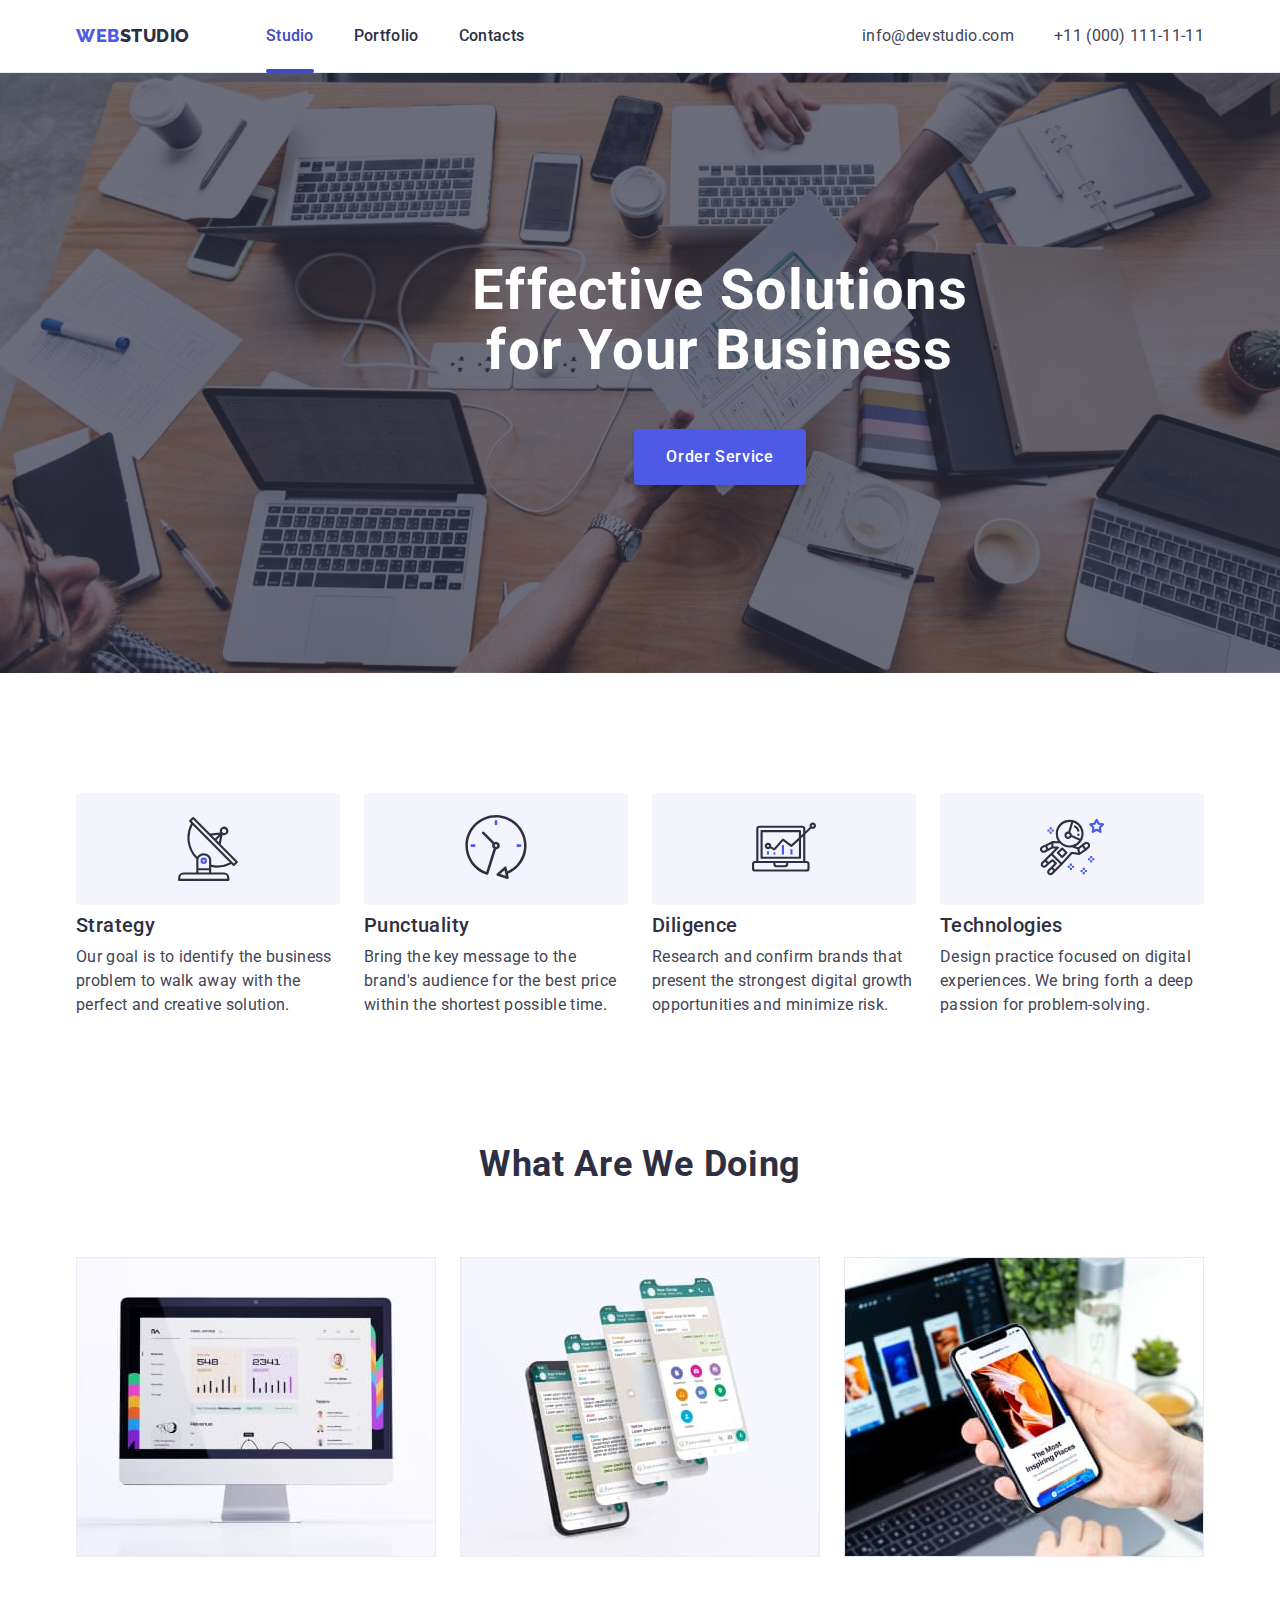
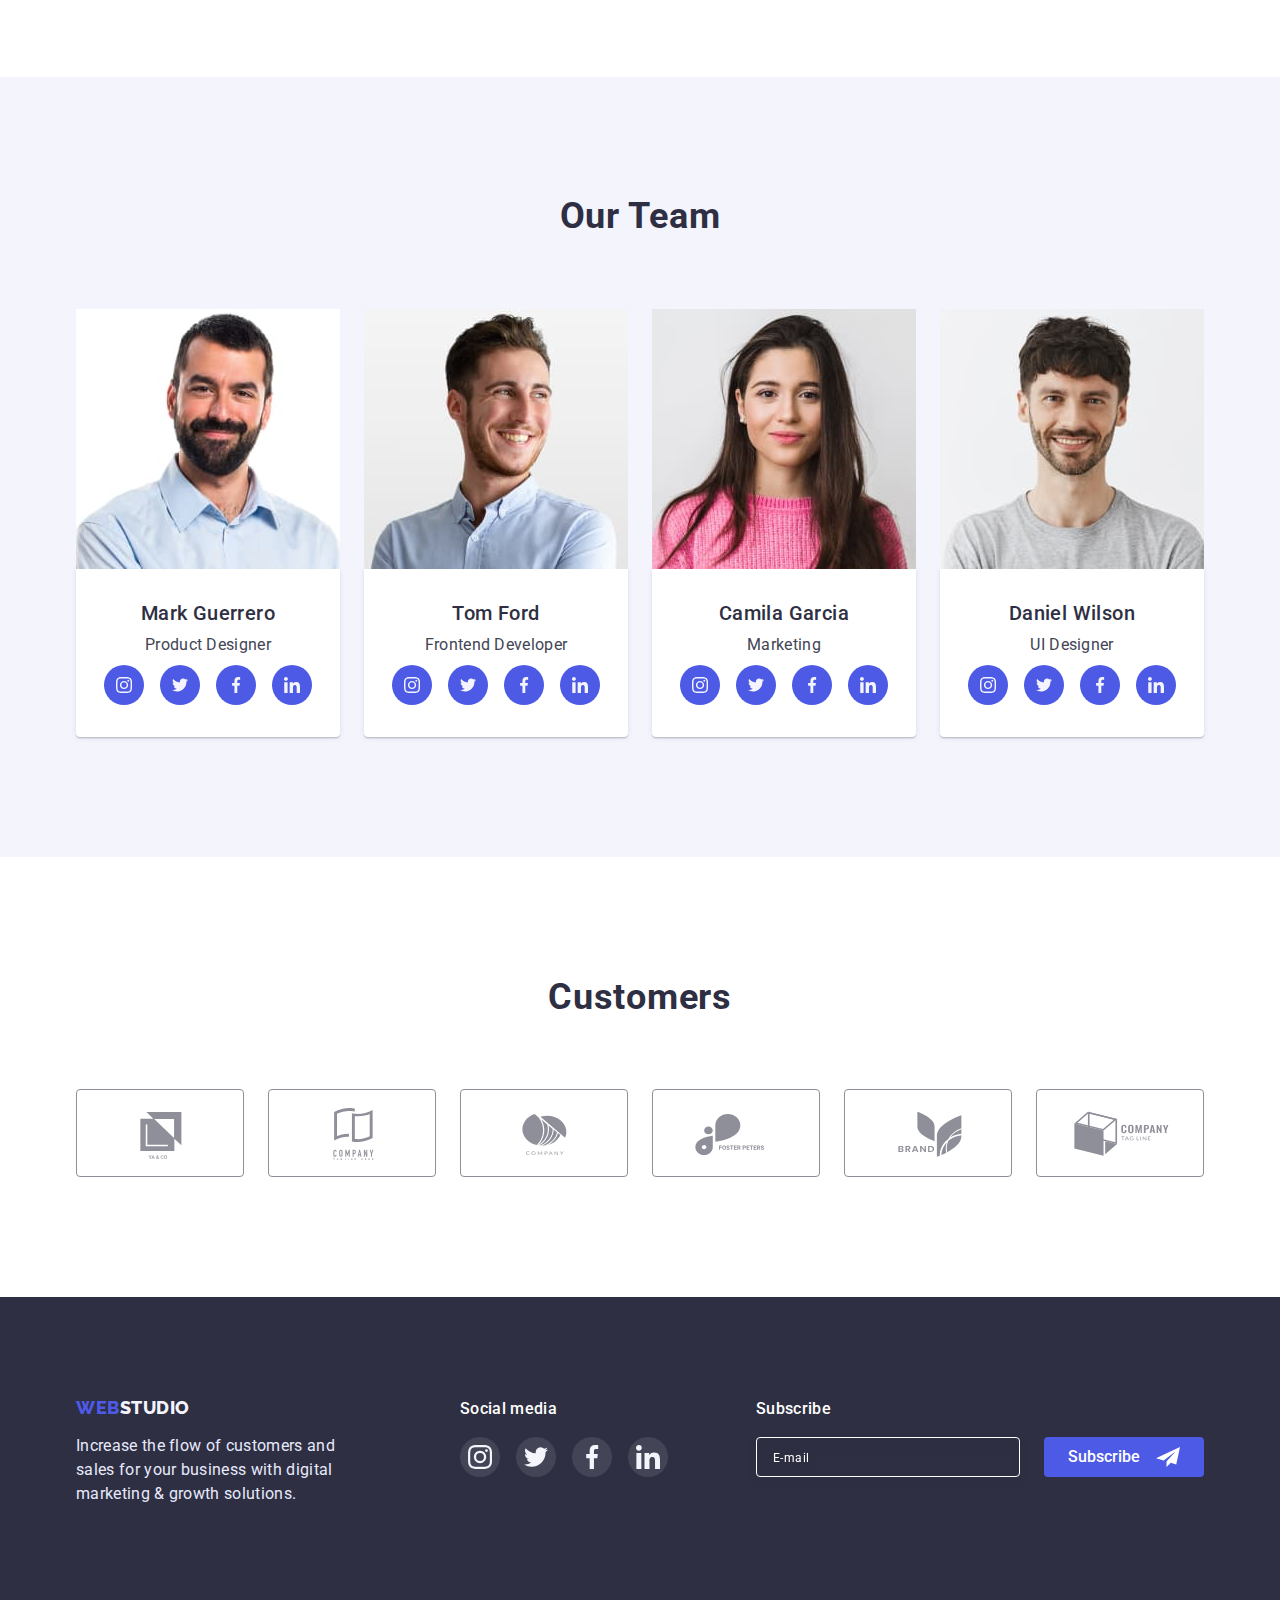
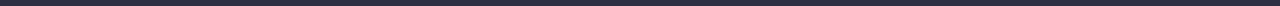
<file: index.html>
<!DOCTYPE html>
<html lang="en">
<head>
    <meta charset="UTF-8">
    <meta http-equiv="X-UA-Compatible" content="IE=edge">
    <meta name="viewport" content="width=device-width, initial-scale=1.0">
    <title>Document</title>
    <link rel="stylesheet" href="https://cdn.jsdelivr.net/npm/modern-normalize@1.1.0/modern-normalize.min.css">
    <link rel="preconnect" href="https://fonts.googleapis.com">
    <link rel="preconnect" href="https://fonts.gstatic.com" crossorigin>
    <link href="https://fonts.googleapis.com/css2?family=Raleway:wght@800&family=Roboto:wght@400;500;700;900&display=swap"
        rel="stylesheet">
    <link rel="stylesheet" href="./styles/styles.css" />
</head>
<body>
    <header class="page-header">
        <div class="container page-header-container">
        <nav class="navigation">
     <a class="logo link" href="./index.html">Web<span class="logo-web">Studio</span></a>
     <ul class="menu list">
        <li class="menu-item">
            <a class="current menu-link link" href="./index.html">Studio</a>
         </li>
         <li class="menu-item">
            <a class="menu-link link" href="./portfolio.html">Portfolio</a>
         </li>
         <li class="menu-item">
            <a class="menu-link link" href="">Contacts</a>
         </li>
     </ul>
        </nav>
        <address class="contact-details">
            <ul class="list contakt-container">
                <li><a class="address link" href="mailto:info@devstudio.com">info@devstudio.com</a></li>
                <li><a class="address link" href="tel:+110001111111">+11 (000) 111-11-11</a></li>
            </ul>
        </address>
        </div>
    </header>
    <main>
        <section class="hero">
            <div class="container">
            <h1 class="page-title">Effective Solutions
            for Your Business</h1>
            <button type="button" class="modal-btn" data-modal-open>Order Service</button>
        </div>
        </section>
        <section class="section-two">
            <div class="container">
            <h2 hidden class="features">features</h2>
            <ul class="features-top-list list">
                <li class="features-list">
                    <div class="features-container">
                            <svg width="64" height="64" class="features-top-icon">
                                <use href="./images/icon1.svg#icon-antenna"></use>
                            </svg>
                    </div>
                    <h3 class="functional">Strategy</h3>
                    <p class="functional-description">Our goal is to identify the business
                    problem to walk away with the perfect and creative solution.</p>
                    
                </li>
                <li class="features-list">
                    <div class="features-container">
                        <a class="features-icon list" href="">
                            <svg width="64" height="64" class="features-top-icon">
                                <use href="./images/icon1.svg#icon-clock"></use>
                            </svg>
                        </a>
                    </div>
                    <h3 class="functional">Punctuality</h3>
                    <p class="functional-description">Bring the key message to the brand's audience for the best price within the shortest possible time.</p>
                </li>
                <li class="features-list">
                    <div class="features-container">
                        <a class="features-icon list" href="">
                            <svg width="64" height="64" class="features-top-icon">
                                <use href="./images/icon1.svg#icon-diagram"></use>
                            </svg>
                        </a>
                    </div>
                    <h3 class="functional">Diligence</h3>
                    <p class="functional-description">Research and confirm brands that present the strongest digital growth opportunities and minimize risk.</p>
                </li>
                <li class="features-list">
                    <div class="features-container">
                        <a class="features-icon list" href="">
                            <svg width="64" height="64" class="features-top-icon">
                                <use href="./images/icon1.svg#icon-astronaut"></use>
                            </svg>
                        </a>
                    </div>
                    <h3 class="functional">Technologies</h3>
                    <p class="functional-description">Design practice focused on digital experiences. We bring forth a deep passion for problem-solving.</p>
                </li>
            </ul>
        </div>
        </section>
        <section class="section-three">
            <div class="container">
            <h2 class="our-work">What are we doing</h2>
            <ul class="list our-work-container">
                <li class="imeges-list">
                    <img src="./images/rectangle1.jpg" alt="computer image" width="360" height="300" />
                </li>
                <li class="imeges-list">
                    <img src="./images/rectangle2.jpg" alt="mobile app" width="360" height="300" />
                </li>
                <li class="imeges-list">
                    <img src="./images/rectangle3.jpg" alt="mobile version" width="360" height="300" />
                </li>
            </ul>
            </div>
        </section>
        <section class="team-images">
            <div class="container team-container">
            <h2 class="team">Our Team</h2>
            <ul class="team-list-top list">
                <li class="team-list">
                    <img src="./images/markguerrero.jpg" alt="Mark Guerrero" width="264" height="260">
                    <div class="team-top-container">
                        <h3 class="specialists">Mark Guerrero</h3>
                        <p class="job-title">Product Designer</p>
                        <ul class="team-soc-list list">
                            <li class="team-soc-item">
                                <a class="team-soc-link list" href="">
                                    <svg width="16" height="16" class="team-soc-icon">
                                        <use href="./images/icons.svg#icon-instagram"></use>
                                    </svg>
                                </a>
                            </li>
                            <li class="team-soc-item">
                                <a class="team-soc-link list" href="">
                                    <svg width="16" height="16" class="team-soc-icon">
                                        <use href="./images/icons.svg#icon-twitter"></use>
                                    </svg>
                                </a>
                            </li>
                            <li class="team-soc-item">
                                <a class="team-soc-link list" href="">
                                    <svg width="16" height="16" class="team-soc-icon">
                                        <use href="./images/icons.svg#icon-facebook"></use>
                                    </svg>
                                </a>
                            </li>
                            <li class="team-soc-item">
                                <a class="team-soc-link list" href="">
                                    <svg width="16" height="16" class="team-soc-icon">
                                        <use href="./images/icons.svg#icon-linkedin"></use>
                                    </svg>
                                </a>
                            </li>
                        </ul>
                    </div>
                </li>
                <li class="team-list">
                    <img src="./images/tomford.jpg" alt="Tom Ford" width="264" height="260">
                    <div class="team-top-container">
                        <h3 class="specialists">Tom Ford</h3>
                        <p class="job-title">Frontend Developer</p>
                        <ul class="team-soc-list list">
                            <li class="team-soc-item">
                                <a class="team-soc-link list" href="">
                                    <svg width="16" height="16" class="team-soc-icon">
                                        <use href="./images/icons.svg#icon-instagram"></use>
                                    </svg>
                                </a>
                            </li>
                            <li class="team-soc-item">
                                <a class="team-soc-link list" href="">
                                    <svg width="16" height="16" class="team-soc-icon">
                                        <use href="./images/icons.svg#icon-twitter"></use>
                                    </svg>
                                </a>
                            </li>
                            <li class="team-soc-item">
                                <a class="team-soc-link list" href="">
                                    <svg width="16" height="16" class="team-soc-icon">
                                        <use href="./images/icons.svg#icon-facebook"></use>
                                    </svg>
                                </a>
                            </li>
                            <li class="team-soc-item">
                                <a class="team-soc-link list" href="">
                                    <svg width="16" height="16" class="team-soc-icon">
                                        <use href="./images/icons.svg#icon-linkedin"></use>
                                    </svg>
                                </a>
                            </li>
                        </ul>
                    </div>
                </li>
                <li class="team-list">
                    <img src="./images/camilagarcia.jpg" alt="Camila Garcia" width="264" height="260">
                    <div class="team-top-container">
                        <h3 class="specialists">Camila Garcia</h3>
                        <p class="job-title">Marketing</p>
                        <ul class="team-soc-list list">
                            <li class="team-soc-item">
                                <a class="team-soc-link list" href="">
                                    <svg width="16" height="16" class="team-soc-icon">
                                        <use href="./images/icons.svg#icon-instagram"></use>
                                    </svg>
                                </a>
                            </li>
                            <li class="team-soc-item">
                                <a class="team-soc-link list" href="">
                                    <svg width="16" height="16" class="team-soc-icon">
                                        <use href="./images/icons.svg#icon-twitter"></use>
                                    </svg>
                                </a>
                            </li>
                            <li class="team-soc-item">
                                <a class="team-soc-link list" href="">
                                    <svg width="16" height="16" class="team-soc-icon">
                                        <use href="./images/icons.svg#icon-facebook"></use>
                                    </svg>
                                </a>
                            </li>
                            <li class="team-soc-item">
                                <a class="team-soc-link list" href="">
                                    <svg width="16" height="16" class="team-soc-icon">
                                        <use href="./images/icons.svg#icon-linkedin"></use>
                                    </svg>
                                </a>
                            </li>
                        </ul>
                    </div>
                </li>
                <li class="team-list">
                    <img src="./images/danielwilson.jpg" alt="Daniel Wilson" width="264" height="260">
                    <div class="team-top-container">
                        <h3 class="specialists">Daniel Wilson</h3>
                        <p class="job-title">UI Designer</p>
                        <ul class="team-soc-list list">
                            <li class="team-soc-item">
                                <a class="team-soc-link list" href="">
                                    <svg width="16" height="16" class="team-soc-icon">
                                        <use href="./images/icons.svg#icon-instagram"></use>
                                    </svg>
                                </a>
                            </li>
                            <li class="team-soc-item">
                                <a class="team-soc-link list" href="">
                                    <svg width="16" height="16" class="team-soc-icon">
                                        <use href="./images/icons.svg#icon-twitter"></use>
                                    </svg>
                                </a>
                            </li>
                            <li class="team-soc-item">
                                <a class="team-soc-link list" href="">
                                    <svg width="16" height="16" class="team-soc-icon">
                                        <use href="./images/icons.svg#icon-facebook"></use>
                                    </svg>
                                </a>
                            </li>
                            <li class="team-soc-item">
                                <a class="team-soc-link list" href="">
                                    <svg width="16" height="16" class="team-soc-icon">
                                        <use href="./images/icons.svg#icon-linkedin"></use>
                                    </svg>
                                </a>
                            </li>
                        </ul>
                   </div>
                </li>
            </ul>
            </div>
        </section>
        <section class="customers-icon">
            <div class="customers-top-icon container">
                <h2 class="customers">Customers</h2>
                <ul class="customers-list list">
                    <li class="item-icon">
                        <a class="icon-link list" href="">
                            <svg width="41" height="47" class="icon-top-list">
                                <use href="./images/symbol-defs (1).svg#icon-logo"></use>
                            </svg>
                        </a>
                    </li>
                    <li class="item-icon">
                        <a class="icon-link list" href="">
                            <svg width="41" height="47" class="icon-top-list">
                                <use href="./images/symbol-defs (1).svg#icon-logoone"></use>
                            </svg>
                        </a></li>
                    <li class="item-icon">
                        <a class="icon-link list" href="">
                            <svg width="41" height="47" class="icon-top-list">
                                <use href="./images/symbol-defs (1).svg#icon-logotwo"></use>
                            </svg>
                        </a></li>
                    <li class="item-icon">
                        <a class="icon-link list" href="">
                            <svg width="41" height="47" class="icon-top-list">
                                <use href="./images/symbol-defs (1).svg#icon-logothree"></use>
                            </svg>
                        </a></li>
                    <li class="item-icon">
                        <a class="icon-link list" href="">
                            <svg width="41" height="47" class="icon-top-list">
                                <use href="./images/symbol-defs (1).svg#icon-logofour"></use>
                            </svg>
                        </a></li>
                    <li class="item-icon">
                        <a class="icon-link list" href="">
                            <svg width="41" height="47" class="icon-top-list">
                                <use href="./images/symbol-defs (1).svg#icon-logofive"></use>
                            </svg>
                        </a></li>
                </ul>

            </div>

        </section>
    </main>
    <footer class="footer-section">
        <div class="container footer-container-top">
        <div class="footer-container">
        <a class="logo-footer link" href="./index.html">Web<span class="logo-web-footer">Studio</span></a>
        <p class="footer-text">Increase the flow of customers and sales for your business with digital marketing & growth solutions.</p>
        </div>
        <div class="footer-container-two">
            <p class="social">Social media</p>
            <ul class="team-soc-list list">
                <li class="team-soc-item">
                    <a class="team-icon list" href="">
                        <svg width="24" height="24" class="team-soc-icon">
                            <use href="./images/icons.svg#icon-instagram"></use>
                        </svg>
                    </a>
                </li>
                <li class="team-soc-item">
                    <a class="team-icon list" href="">
                        <svg width="24" height="24" class="team-soc-icon">
                            <use href="./images/icons.svg#icon-twitter"></use>
                        </svg>
                    </a>
                </li>
                <li class="team-soc-item">
                    <a class="team-icon list" href="">
                        <svg width="24" height="24" class="team-soc-icon">
                            <use href="./images/icons.svg#icon-facebook"></use>
                        </svg>
                    </a>
                </li>
                <li class="team-soc-item">
                    <a class="team-icon list" href="">
                        <svg width="24" height="24" class="team-soc-icon">
                            <use href="./images/icons.svg#icon-linkedin"></use>
                        </svg>
                    </a>
                </li>
            </ul>
        </div>
        <div class="footer-form">
            <p class="form-name">Subscribe</p>
            <form class="top-form">
            <label class="email-form">
            <input class="email-inp" type="email" name="email" required placeholder="E-mail">
            </label>
            <button type="submit" class="form-button">Subscribe
                <svg class="form-icon" width="24" height="20">
                    <use href="./images/icons.svg2.svg#icon-frame"></use>
                </svg>
            </button>
            
            </form>
        </div>
    </div>
    </footer>

    <div class="backdrop is-hidden" data-modal>
        <div class="modal">
            <button type="button" class="modal-close-btn" data-modal-close>
                <svg class="btn-close" width="8" height="8">
                    <use href="./images/close.svg#icon-close-btn"></use>
                </svg>
            </button>
            <p class="backdrop-text">Leave your contacts and we will call you back</p>
            <form class="backdrop-form">
                <label class="top-modal-label" >
                   <span class="modal-label">Name</span> 
                   <span class="input-wrap">
                <input type="text" class="modal-input" name="user-name" />
                <svg class="input-icon" width="18" height="24">
                    <use href="./images/icons.svg2.svg#icon-personblack"></use>
                </svg>
                  </span>
                </label>
                <label class="top-modal-label" >
                   <span class="modal-label">Phone</span> 
                <span class="input-wrap">
                    <input type="tel" class="modal-input" name="user-phone" />
                    <svg class="input-icon" width="18" height="24">
                        <use href="./images/icons.svg2.svg#icon-phoneblack"></use>
                    </svg>
                </span>
                </label>
                <label class="top-modal-label" >
                  <span class="modal-label">Email</span> 
                  <span class="input-wrap" >
                <input type="email" class="modal-input" name="user-email" />
                <svg class="input-icon" width="18" height="24">
                    <use href="./images/icons.svg2.svg#icon-emailblack"></use>
                </svg>
                </span>
                </label>
                <label for="user-comments" >
                  <span class="modal-label">Comment</span>  
                    <textarea name="user-comments"
                     id="user-comments" 
                     class="modal-textarea" 
                     placeholder="Your comment" ></textarea>
                </label>
                <div class="modal-field">
                    <input
                     type="checkbox" 
                     id="privacy"
                     name="checkbox-text" 
                     class="modal-check visually-hidden" 
                     value="true" 
                     />
                    <label class="checkbox-text" for="privacy">
                    I accept the terms and conditions of the <a href="">Privacy Policy</a> 
                </label>
                </div>
                <button type="submit" class="submit-button">Send</button>

            </form>
        </div>
    </div>
    
    <script src="./js/modal.js"></script>
</body>
</html>
</file>
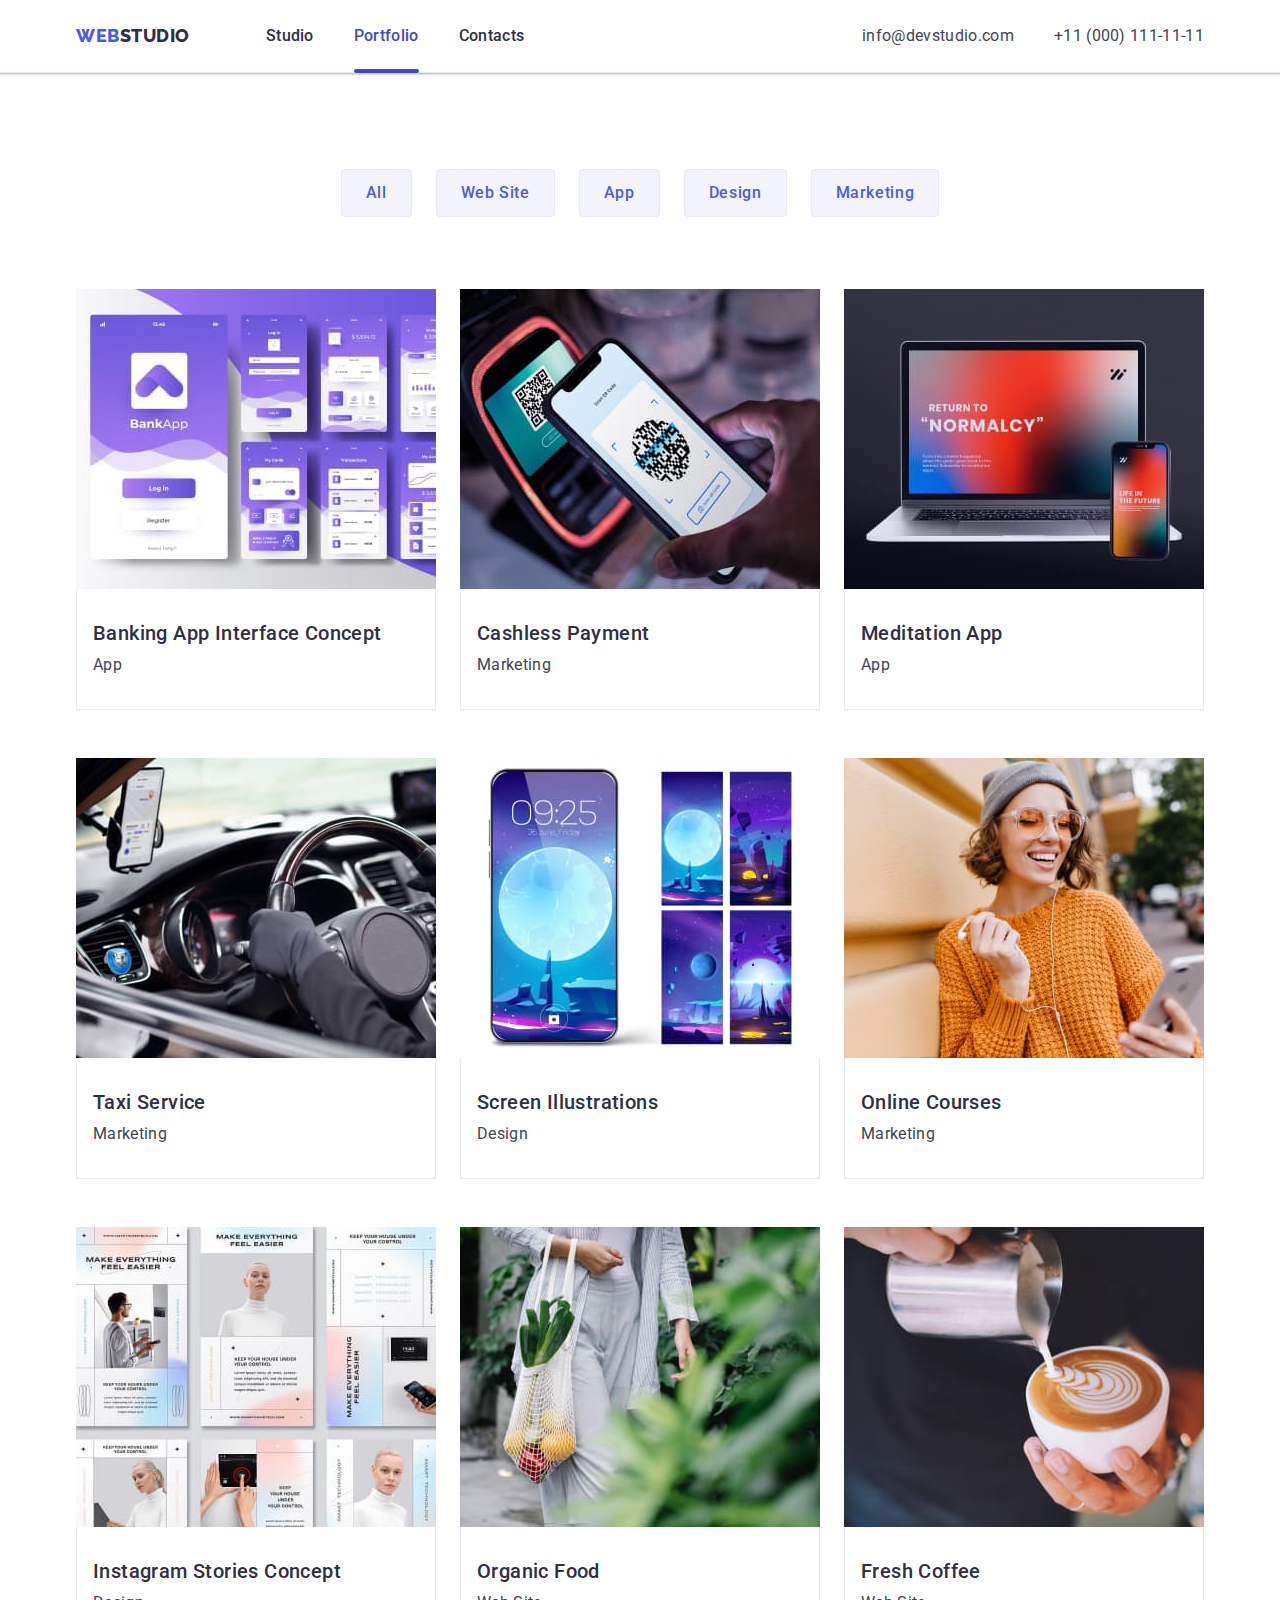
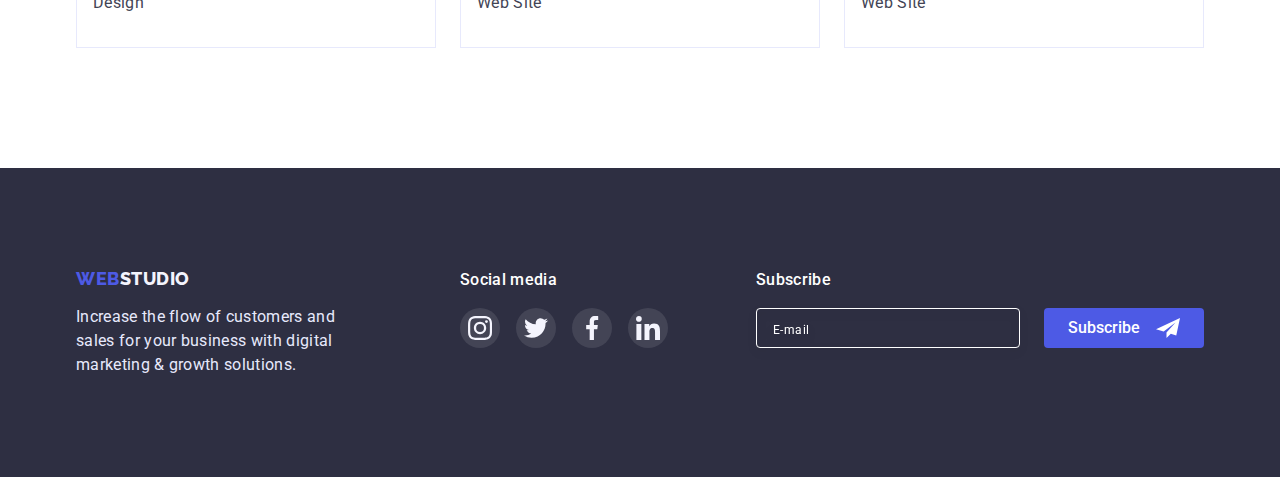
<file: portfolio.html>
<!DOCTYPE html>
<html lang="en">
<head>
    <meta charset="UTF-8">
    <meta http-equiv="X-UA-Compatible" content="IE=edge">
    <meta name="viewport" content="width=device-width, initial-scale=1.0">
    <title>Portfolio</title>
    <link rel="stylesheet" href="https://cdn.jsdelivr.net/npm/modern-normalize@1.1.0/modern-normalize.min.css">
    <link rel="preconnect" href="https://fonts.googleapis.com">
    <link rel="preconnect" href="https://fonts.gstatic.com" crossorigin>
    <link href="https://fonts.googleapis.com/css2?family=Raleway:wght@800&family=Roboto:wght@400;500;700;900&display=swap"
        rel="stylesheet">
    <link rel="stylesheet" href="./styles/styles.css" />
</head>
<body>
    <header class="page-header">
        <div class="container page-header-container">
        <nav class="navigation">
            <a class="logo link" href="./index.html">Web<span class="logo-web">Studio</span></a>
            <ul class="menu list">
                <li class="menu-item">
                    <a class="menu-link link" href="">Studio</a>
                </li>
                <li class="menu-item">
                    <a class="current menu-link link" href="">Portfolio</a>
                </li>
                <li class="menu-item">
                    <a class="menu-link link" href="">Contacts</a>
                </li>
            </ul>
        </nav>
        <address class="contact-details">
            <ul class="list contakt-container">
                <li><a class="address link" href="mailto:info@devstudio.com">info@devstudio.com</a></li>
                <li><a class="address link" href="tel:+110001111111">+11 (000) 111-11-11</a></li>
            </ul>
        </address>
       </div>
    </header>
    <main>
        <section class="all-container">
            <div class="container">
                <h1 hidden>all category</h1>
                <ul class="list list-container">
                    <li><button type="button" class="modals-btn">All</button></li>
                    <li><button type="button" class="modals-btn">Web Site</button></li>
                    <li><button type="button" class="modals-btn">App</button></li>
                    <li><button type="button" class="modals-btn">Design</button></li>
                    <li><button type="button" class="modals-btn">Marketing</button></li>
                </ul>
            </div>

            <div class="container">
            <ul class="list card-set">
                    <li class="item">
                        <a href="" class="card-item link">
                            <div class="card-item-img-wrapper">
                            <img src="./images/banking.jpg" alt="Banking" width="360" height="300">
                            <p class="overlay">14 Stylish and User-Friendly App Design Concepts · Task Manager App · Calorie Tracker App · Exotic Fruit Ecommerce App · Cloud Storage App</p>
                            </div>
                            <div class="text-container">
                                <h2 class="functional-top-list">Banking App Interface Concept</h2>
                                <p class="functional-text">App</p>
                            </div>     
                        </a>
                    </li>
                    <li class="item">
                        <a href="" class="card-item link">
                            <div class="card-item-img-wrapper">
                            <img src="./images/cashlesspayment.jpg" alt="Cashless Payment" width="360" height="300">
                            <p class="overlay">14 Stylish and User-Friendly App Design Concepts · Task Manager App · Calorie Tracker App · Exotic Fruit Ecommerce App · Cloud Storage App</p>
                            </div>
                            <div class="text-container">
                                <h2 class="functional-top-list">Cashless Payment</h2>
                                <p class="functional-text">Marketing</p>
                            </div>     
                        </a>
                    </li>
                    <li class="item">
                        <a href="" class="card-item link">
                            <div class="card-item-img-wrapper">
                            <img src="./images/meditaionapp.jpg" alt="Meditaion" width="360" height="300">
                            <p class="overlay">14 Stylish and User-Friendly App Design Concepts · Task Manager App · Calorie Tracker App · Exotic Fruit Ecommerce App · Cloud Storage App</p>
                            </div>
                            <div class="text-container">
                                <h2 class="functional-top-list">Meditation App</h2>
                                <p class="functional-text">App</p>
                            </div>    
                        </a>
                    </li>
                    <li class="item">
                        <a href="" class="card-item link">
                            <div class="card-item-img-wrapper">
                            <img src="./images/taxitervice.jpg" alt="Taxi" width="360" height="300">
                            <p class="overlay">14 Stylish and User-Friendly App Design Concepts · Task Manager App · Calorie Tracker App · Exotic Fruit Ecommerce App · Cloud Storage App</p>
                            </div>
                            <div class="text-container">
                                <h2 class="functional-top-list">Taxi Service</h2>
                                <p class="functional-text">Marketing</p>
                            </div>       
                        </a>
                    </li>
                    <li class="item">
                        <a href="" class="card-item link">
                            <div class="card-item-img-wrapper">
                            <img src="./images/screenillustrations.jpg" alt="Illustrations" width="360" height="300">
                            <p class="overlay">14 Stylish and User-Friendly App Design Concepts · Task Manager App · Calorie Tracker App · Exotic Fruit Ecommerce App · Cloud Storage App</p>
                            </div>
                            <div class="text-container">
                                <h2 class="functional-top-list">Screen Illustrations</h2>
                                <p class="functional-text">Design</p>
                            </div> 
                        </a>
                    </li>
                    <li class="item">
                        <a href="" class="card-item link">
                            <div class="card-item-img-wrapper">
                            <img src="./images/onlinecourses.jpg" alt="Online" width="360" height="300">
                            <p class="overlay">14 Stylish and User-Friendly App Design Concepts · Task Manager App · Calorie Tracker App · Exotic Fruit Ecommerce App · Cloud Storage App</p>
                            </div>
                            <div class="text-container">
                                <h2 class="functional-top-list">Online Courses</h2>
                                <p class="functional-text">Marketing</p>
                            </div>     
                        </a>
                    </li>
                    <li class="item">
                        <a href="" class="card-item link">
                            <div class="card-item-img-wrapper">
                            <img src="./images/instagram.jpg" alt="Instagram" width="360" height="300">
                            <p class="overlay">14 Stylish and User-Friendly App Design Concepts · Task Manager App · Calorie Tracker App · Exotic Fruit Ecommerce App · Cloud Storage App</p>
                            </div>
                            <div class="text-container">
                                <h2 class="functional-top-list">Instagram Stories Concept</h2>
                                <p class="functional-text">Design</p>
                            </div>    
                        </a>
                    </li>
                    <li class="item">
                        <a href="" class="card-item link">
                            <div class="card-item-img-wrapper">
                            <img src="./images/organic.jpg" alt="Food" width="360" height="300">
                            <p class="overlay">14 Stylish and User-Friendly App Design Concepts · Task Manager App · Calorie Tracker App · Exotic Fruit Ecommerce App · Cloud Storage App</p>
                            </div>
                            <div class="text-container">
                                <h2 class="functional-top-list">Organic Food</h2>
                                <p class="functional-text">Web Site</p>
                            </div>     
                        </a>
                    </li>
                    <li class="item">
                        <a href="" class="card-item link">
                            <div class="card-item-img-wrapper">
                            <img src="./images/fresh.jpg" alt="Coffee" width="360" height="300">
                            <p class="overlay">14 Stylish and User-Friendly App Design Concepts · Task Manager App · Calorie Tracker App · Exotic Fruit Ecommerce App · Cloud Storage App</p>
                            </div>
                            <div class="text-container">
                                <h2 class="functional-top-list">Fresh Coffee</h2>
                                <p class="functional-text">Web Site</p>
                            </div>     
                        </a>
                    </li>
                    </ul>
               </div>
                
        </section>
    </main>
    <footer class="footer-section">
        <div class="container footer-container-top">
            <div class="footer-container">
                <a class="logo-footer link" href="./index.html">Web<span class="logo-web-footer">Studio</span></a>
                <p class="footer-text">Increase the flow of customers and sales for your business with digital marketing &
                    growth solutions.</p>
            </div>
            <div class="footer-container-two">
                <h2 class="social">Social media</h2>
                <ul class="team-soc-list list">
                    <li class="team-soc-item">
                        <a class="team-icon list" href="">
                            <svg width="24" height="24" class="team-soc-icon">
                                <use href="./images/icons.svg#icon-instagram"></use>
                            </svg>
                        </a>
                    </li>
                    <li class="team-soc-item">
                        <a class="team-icon list" href="">
                            <svg width="24" height="24" class="team-soc-icon">
                                <use href="./images/icons.svg#icon-twitter"></use>
                            </svg>
                        </a>
                    </li>
                    <li class="team-soc-item">
                        <a class="team-icon list" href="">
                            <svg width="24" height="24" class="team-soc-icon">
                                <use href="./images/icons.svg#icon-facebook"></use>
                            </svg>
                        </a>
                    </li>
                    <li class="team-soc-item">
                        <a class="team-icon list" href="">
                            <svg width="24" height="24" class="team-soc-icon">
                                <use href="./images/icons.svg#icon-linkedin"></use>
                            </svg>
                        </a>
                    </li>
                </ul>
            </div>
            <div class="footer-form">
                <p class="form-name">Subscribe</p>
                <form class="top-form">
                    <label class="email-form">
                        <input class="email-inp" type="email" name="email" required placeholder="E-mail">
                    </label>
                    <button type="submit" class="form-button">Subscribe
                        <svg class="form-icon" width="24" height="20">
                            <use href="./images/icons.svg2.svg#icon-frame"></use>
                        </svg>
                    </button>
            
                </form>
            </div>
        </div>
    </footer>

    
</body>
</html>
</file>
<file: styles/styles.css>
:root {
    --accent-color: #404BBF;
    --primary-font: 'Roboto',   sans-serif;
    --secondary-font: 'Raleway', sans-serif;
}

.list {
    list-style: none;
}
.link {
    text-decoration: none;
}
body {
    font-family: 'Roboto',  sans-serif;
    color: #434455;
}

h1,
h2,
h3,
h4,
p {
        margin: 0;
}
ul {
        margin: 0;
        padding: 0;
}
.logo-web {
    color: #2E2F42;
}
.logo-web-footer {
        color: #f4f4fd;
}
.page-header {
        padding-top: 24px;
        padding-bottom: 24px;
}
.logo {
        font-family: inherit;
        font-style: normal;
        font-weight: 800;
        font-size: 18px;
        line-height: 1.17;
        letter-spacing: 0.03em;
        text-transform: uppercase;
        color: #4D5AE5;
        font-family: "Raleway", sans-serif;
        margin-right: 76px;
}
.logo-footer {
        font-family: inherit;
        font-style: normal;
        font-weight: 800;
        font-size: 18px;
        line-height: 1.17;
        letter-spacing: 0.03em;
        text-transform: uppercase;
        color: #4D5AE5;
        font-family: "Raleway", sans-serif;
        margin-right: 76px;
}

.menu-link {
        font-style: normal;
        font-weight: 500;
        font-size: 16px;
        line-height: 1.5;
        letter-spacing: 0.02em;
        color: #2E2F42;
        transition-property: color;
        transition-duration: 250ms;
        transition-timing-function: cubic-bezier(0.4, 0, 0.2, 1);

}


.menu-link:hover,
.menu-link:focus {
    color: var(--accent-color);
}
.contact-details {
        font-style: normal;
}

.address {
    font-style: normal;
    font-weight: 400;
    font-size: 16px;
    line-height: 1.5;
    letter-spacing: 0.02em;
    color: #434455;
    transition-property: color;
    transition-duration: 250ms;
    transition-timing-function: cubic-bezier(0.4, 0, 0.2, 1);
}
.address:hover,
.address:focus {
    color: var(--accent-color);
}
.hero {
        width: 1440px;
        margin: auto;
        background-color: #2e2f42;
        padding-top: 188px;
        padding-bottom: 188px;
        background-image: linear-gradient(
                rgba(46, 47, 66, 0.7),
                rgba(46, 47, 66, 0.7)
                ), url(../images/peopleoffice.jpg.jpg);
        background-repeat: no-repeat;
        background-position: center;
        background-size: cover;
}
.page-title {
        font-size: 56px;
        line-height: 1.07;
        text-align: center;
        letter-spacing: 0.02em;
        color: #FFFFFF; 
        max-width: 498px;
        margin: 0 auto;
}
.modal-btn {
        min-width: 169px;
        height: 56px;
        font-family: "Roboto", sans-serif;
        font-weight: 500;
        font-size: 16px;
        line-height: 1.5;
        display: flex;
        align-items: center;
        letter-spacing: 0.04em;
        background-color: #4D5AE5;
         color: #FFFFFF; 
         cursor: pointer;
         display: block;
         margin: 0 auto;
        padding: 16px 32px;
         border: none;
        border-color: #4D5AE5;
        box-shadow: 0px 4px 4px rgba(0, 0, 0, 0.15);
        border-radius: 4px;
        margin-top: 48px;
        transition-property: background-color;
        transition-duration: 250ms;
        transition-timing-function: cubic-bezier(0.4, 0, 0.2, 1);
}
.modal-btn:hover,
madal-btn:focus {
background-color: var(--accent-color);
color: #FFFFFF;
}

.features-list {
        width: 264px;
        height: 112px;
}
.features-top-icon {
        width: 64px;
        height: 64px;
        
}
.features-container {
        display: flex;
        width: 264px;
        height: 112px;
        border-radius: 4px;
        background-color: #F4F4FD;
        margin-bottom: 8px;
        justify-content: center;
        align-items: center;
}

.functional {
            font-weight: 500;
            font-size: 20px;
            line-height: 1.2;
            letter-spacing: 0.02em;
            color: #2E2F42;
            margin-bottom: 8px;
}
.functional-description {
        font-size: 16px;
        line-height: 1.5;
        letter-spacing: 0.02em;
        color: #434455;
}
.our-work {
        font-size: 36px;
        line-height: 1.11;
        text-align: center;
        letter-spacing: 0.02em;
        text-transform: capitalize;
        color: #2E2F42;
        margin-bottom: 72px;
}
.team {
        font-size: 36px;
        line-height: 1.11;
        text-align: center;
        letter-spacing: 0.02em;
        text-transform: capitalize;
        color: #2E2F42;
        margin-bottom: 72px;
}
.team-soc-list {
        display: flex;
        justify-content: center;
        gap: 16px;
}
.team-soc-item {
        width: 40px;
        height: 40px;
}
.team-soc-link {
        width: 100%;
        height: 100%;
        border-radius: 50%;
        background-color: #4D5AE5;
        display: flex;
        justify-content: center;
        align-items: center;
        transition-property: background-color;
        transition-duration: 250ms;
        transition-timing-function: cubic-bezier(0.4, 0, 0.2, 1);
}
.team-soc-link:hover,
.team-soc-link:focus {
        background-color: #404BBF;
}
.footer-section {
        background-color: #2e2f42;
}
.specialists {
        font-weight: 500;
        font-size: 20px;
        line-height: 1.2;
        text-align: center;
        letter-spacing: 0.02em;
        color: #2E2F42;
        margin-bottom: 8px;
}
.customers-icon {
        padding-top: 120px;
        padding-bottom: 120px;
}

.customers {
        font-weight: 700;
        font-size: 36px;
        line-height: 40px;
        text-align: center;
        letter-spacing: 0.02em;
        text-transform: capitalize;
        color: #2E2F42;
        margin-bottom: 72px;
}
.customers-list {
        display: flex;
}
.item-icon {
        width: 168px;
        height: 88px;
}
.icon-top-list {
        width: 104px;
        height: 56px;
        transition-property: fill;
        transition-duration: 250ms;
        transition-timing-function: cubic-bezier(0.4, 0, 0.2, 1);
}
.icon-link {
        width: 100%;
        height: 100%;
        border: 1px solid #8E8F99;
        border-radius: 4px;
        fill: #8E8F99;
         display: flex;
        justify-content: center;
        align-items: center;
        transition-property: border-color;
        transition-duration: 250ms;
        transition-timing-function: cubic-bezier(0.4, 0, 0.2, 1);
}
.customers-list {
        gap: 24px;
}
.icon-link:hover,
.icon-link:focus {
        border-color:  #404BBF;
}


.icon-link:hover> .icon-top-list {
        fill: #404BBF;
}
.icon-link:focus> .icon-top-list {
        fill: #404BBF;
}

.job-title {
        font-size: 16px;
        line-height: 1.5;
        text-align: center;
        letter-spacing: 0.02em;
        color: #434455;
        margin-bottom: 8px;
}

.footer-text {
        font-size: 16px;
        line-height: 1.5;
        letter-spacing: 0.02em;
        color: #E7E9FC;
        margin-top: 16px;
        max-width: 264px;
}

.social {
        font-weight: 500;
        font-size: 16px;
        line-height: 24px;
        letter-spacing: 0.02em;
        color: #FFFFFF;
}
.modals-btn {
        min-width: 69px;
        height: 48px;
        font-family: "Roboto", sans-serif;
        font-weight: 500;
        font-size: 16px;
        line-height: 1.5;
        display: flex;
        align-items: center;
        text-align: center;
        letter-spacing: 0.04em;
        color: #4D5AE5;
        cursor: pointer;
        border: 1px solid #E7E9FC;
        border-radius: 4px;
        justify-content: center;
        align-items: center;
        padding: 12px 24px;
        background-color: #F4F4FD;
        transition-property: background-color, color, border-color;
        transition-duration: 250ms;
        transition-timing-function: cubic-bezier(0.4, 0, 0.2, 1);
}

.modals-btn:hover,
madals-btn:focus {
    background-color: var(--accent-color);
    color: #FFFFFF;
     box-shadow: 0px 3px 1px rgba(0, 0, 0, 0.1), 0px 2px 1px rgba(0, 0, 0, 0.08), 0px 2px 2px rgba(0, 0, 0, 0.12);
     border-radius: 4px;
     border-color: #404BBF;
}
.functional-top-list {
        font-weight: 500;
        font-size: 20px;
        line-height: 1.2;
        letter-spacing: 0.02em;
        color: #2E2F42;
}
.functional-text {
        font-size: 16px;
        line-height: 1.5;
        letter-spacing: 0.02em;
        color: #434455;
}

h1,
h2,
h3,
h4,
h5,
h6
p {
        margin-top: 0;
        margin-bottom: 0;
}
ul,
ol {
        margin-top: 0;
        margin-bottom: 0;
        padding-left: 0;
}
img {
        display: block;
}
.container {
        width: 1158px;
        padding-left: 15px;
        padding-right: 15px;
        margin: 0 auto;
}
.page-header-container {
        display: flex;
}
.menu {
        display: flex;
}
.navigation {
        display: flex;
        align-items: center;
        margin-right: auto;
}
.page-header-container {
        display: flex;
}
.contakt-container {
        display: flex;
        gap: 40px;
}
.menu {
        gap: 40px;
}

.menu-link {
        position: relative;
       
}


.menu-link.current {
        position: relative;
        color: var(--accent-color);
}

.menu-link.current::after {
        position: absolute;
        left: 0;
        top: 43px;
        content: "";
        width: 100%;
        height: 4px;
        display: block;
        background-color: #404bbf;
        border-radius: 2px;
        pointer-events: none;
}
.features-top-list {
        display: flex;
        gap: 24px;
}
.section-two {
        padding-top: 120px;
        padding-bottom: 240px;
}
.our-work-container {
        display: flex;
        gap: 24px;
}
.section-three {
        padding-bottom: 120px;
}
.team-list-top {
        display: flex;
        gap: 24px;
}

.team-top-container {
        background-color: #FFFFFF;
        padding: 32px 16px;
        box-shadow: 0px 1px 6px rgba(46, 47, 66, 0.08), 0px 1px 1px rgba(46, 47, 66, 0.16), 0px 2px 1px rgba(46, 47, 66, 0.08);
        border-radius: 0px 0px 4px 4px;
}
.footer-section {
 padding-top: 100px;
 padding-bottom: 100px;
}


.page-header {
        border-bottom: 1px solid #E7E9FC;
        box-shadow: 0px 2px 1px rgba(46, 47, 66, 0.08), 0px 1px 1px rgba(46, 47, 66, 0.16), 0px 1px 6px rgba(46, 47, 66, 0.08);
}

.list-container {
        display: flex;
        gap: 24px;
        justify-content: center;
        margin-bottom: 72px;

}
.all-container {
        padding-top: 96px;
        padding-bottom: 120px;
}

.functional-top-list {
        padding-top: 32px;
}
.functional-text {
        margin-top: 8px;
        margin-bottom: 32px;
}


.features-list {
        width: calc((100% - 72px) /4);
}
.imeges-list {
        width: calc((100% - 48px) / 3);
}
.team-images {
        padding-top: 120px;
        padding-bottom: 120px;
        background-color: #F4F4FD;
}
.team-list {
        width: calc((100% - 72px) / 4);
}
.card-set {
        display: flex;
        flex-wrap: wrap;
        margin-bottom: -48px;
        margin-right: -24px;
}
.item {
        flex-basis: calc(100% / 3 - 24px);
        margin-bottom: 48px;
        margin-right: 24px;
}
.text-container {
        border-left: 1px solid #E7E9FC;
        border-right: 1px solid #E7E9FC;
        border-bottom: 1px solid #E7E9FC;
        padding-left: 16px;
}
.card-item {
        display: block;
        transition-property: box-shadow;
        transition-duration: 250ms;
        transition-timing-function: cubic-bezier(0.4, 0, 0.2, 1);
}
.card-item:hover,
.card-item:focus {
        box-shadow: 0px 1px 6px rgba(46, 47, 66, 0.08), 0px 1px 1px rgba(46, 47, 66, 0.16), 0px 2px 1px rgba(46, 47, 66, 0.08);
}

.card-item-img-wrapper {
        position: relative;
        overflow: hidden;
}

.overlay {
        position: absolute;
        left: 0;
        top: 0;
        width: 100%;
        height: 100%;
        padding-top: 40px;
        padding-right: 32px;
        padding-left: 32px;
        padding-bottom: 164px;
        background-color: #4D5AE5 ;
        font-weight: 400;
        font-size: 16px;
        line-height: 24px;
        letter-spacing: 0.02em;
        color: #F4F4FD;
        transform: translate(0, 100%);
        transition: transform 250ms cubic-bezier(0.4, 0, 0.2, 1) ;
}

.card-item:hover .overlay,
.card-item:focus .overlay {
        transform: translate(0,0);
}


.functional-top-list {
        margin-bottom: 8px;
}

.footer-container-top {
        display: flex;
}
.footer-container-two {
        margin-left: 120px;
}
.social {
        font-weight: 500;
        font-size: 16px;
        line-height: 24px;
        letter-spacing: 0.02em;
        color: #FFFFFF;
        margin-bottom: 16px;
}
.team-icon {
width: 100%;
        height: 100%;
        border-radius: 50%;
        background-color: #434455;
        display: flex;
        justify-content: center;
        align-items: center;
        transition-property: background-color;
        transition-duration: 250ms;
        transition-timing-function: cubic-bezier(0.4, 0, 0.2, 1);
}
.team-icon:hover,
.team-icon:focus {
        background-color: #31D0AA }

        /* =================MODAL-WINDOW======================*/

.backdrop {
position: fixed;
z-index: 100;
top: 0;
left: 0;
width: 100%;
height: 100%;
background: rgba(46, 47, 66, 0.4);
transition: opacity 250ms cubic-bezier(0.4, 0, 0.2, 1), visibility 250ms cubic-bezier(0.4, 0, 0.2, 1);
}  



.backdrop.is-hidden .modal {
transform: translate(-50%, -50%) scaleX(0);
}

.backdrop.is-hidden {
        opacity: 0;
        visibility: hidden;
        pointer-events: none;

}

.modal {
        padding: 72px 24px 24px;
        position: absolute;
        top: 50%;
        left: 50%;
        transform: translate(-50%, -50%);
        width: 408px;
        min-height: 584px;
        background: #FCFCFC;
        box-shadow: 0px 1px 1px rgba(0, 0, 0, 0.14), 0px 1px 3px rgba(0, 0, 0, 0.12), 0px 2px 1px rgba(0, 0, 0, 0.2);
        border-radius: 4px;
        transform: translate(-50%, -50%) scaleX(1);
        transition: transform 250ms cubic-bezier(0.4, 0, 0.2, 1);
}

.modal-close-btn {
      position: absolute;
      cursor: pointer;
      top: 24px;
      right: 24px;
      display: flex;
      justify-content: center;
      align-items: center;
      background-color: #E7E9FC; 
      border: 1px solid rgba(0, 0, 0, 0.1);
      padding: 0;
      width: 24px;
      height: 24px;
      border-radius: 50%;
      transition-duration: 250ms;
       transition-timing-function: cubic-bezier(0.4, 0, 0.2, 1);
}

.modal-close-btn:hover > .btn-close,
.modal-close-btn:focus > .btn-close {
        fill: #FFFFFF;
}
.modal-close-btn:hover {
        background-color: #404BBF;

}
.modal-close-btn:focus {
        background-color: #404BBF;

}

.backdrop-text {
        font-weight: 500;
        font-size: 16px;
        line-height: 1.5;
        text-align: center;
        letter-spacing: 0.02em;
         color: #2E2F42;
         margin-bottom: 21px;

}

.modal-input {
        width: 100%;
        height: 40px;
        border: 1px solid rgba(46, 47, 66, 0.4);
        border-radius: 4px;
        padding-left: 38px;
        background-color: transparent;
        outline: transparent;
        transition-duration: 250ms;
        transition-timing-function: cubic-bezier(0.4, 0, 0.2, 1);
}

.modal-input:focus {
        border-color: #4D5AE5;

}

.modal-input:focus + .input-icon {
        fill: #4D5AE5;
}

label {
        display: block;
}

.modal-label {
        display: block;
        margin-bottom: 4px;
        font-weight: 400;
        font-size: 12px;
        line-height: 14px;
        letter-spacing: 0.04em;
        color: #8E8F99;
        
}

.modal-textarea {
        display: block;
        width: 100%;
        height: 120px;
        border: 1px solid rgba(46, 47, 66, 0.4);
        border-radius: 4px;
        background-color: transparent;
        outline: transparent;
        resize: none;
        padding: 0;
        padding-left: 16px;
        padding-top: 8px;
}

.modal-textarea::placeholder {
        font-weight: 400;
        font-size: 12px;
        line-height: 14px;
        letter-spacing: 0.04em;
        color: rgba(40, 45, 139, 0.4);
}

.modal-textarea:focus {
        border-color: #4D5AE5;

}



.input-icon {
        fill: #2E2F42;
        position: absolute;
        left: 16px;
        top: 50%;
        transform: translateY(-50%);
}

.input-wrap {
        position: relative;
}

.top-modal-label {
        margin-bottom: 8px;
}

.submit-button {
        min-width: 159px;
        height: 56px;
        font-weight: 500;
        font-size: 16px;
        line-height: 1.5;
        display: flex;
        align-items: center;
        background: #4D5AE5;
        box-shadow: 0px 4px 4px rgba(0, 0, 0, 0.15);
        border-radius: 4px;
        color: #FFFFFF;
        cursor: pointer;
        display: block;
        margin: 0 auto;
        padding: 0;
        border: none;
        border-color: #4D5AE5;
}

.checkbox-text {
        font-weight: 400;
        font-size: 12px;
        line-height: 14px;
        letter-spacing: 0.04em;
                color: #8E8F99;
}

.checkbox-text {
        display: flex;
        gap: 8px;
        
}

.checkbox-text::before {
        content: "";
        width: 16px;
        height: 16px;
        border: 1px solid rgba(46, 47, 66, 0.4);
        border-radius: 2px;
        display: block;
}

.modal-check:checked + .checkbox-text::before {
        background-color: #404BBF;
        border: none;
        background-image: url(../images/vector.svg);
        background-repeat: no-repeat;
        background-position: center;
}

.modal-field {
        margin-top: 16px;
        margin-bottom: 24px;
}

.visually-hidden {
        position: absolute;
        width: 1px;
        height: 1px;
        margin: -1px;
        border: 0;
        padding: 0;

        white-space: nowrap;
        clip-path: inset(100%);
        clip: rect(0 0 0 0);
        overflow: hidden;
}




        /* ================= /MODAL-WINDOW======================*/

        
        /* ================= FOOTER-FORM========================*/

.footer-form {
        margin-left: auto;
        }

 .form-name {
        margin-bottom: 16px;
        font-weight: 500;
        font-size: 16px;
        line-height: 1.5;
        letter-spacing: 0.02em;
        color: #FFFFFF;

        }

.email-inp {
        padding: 0px;
        background-color: transparent;
        width: 264px;
        height: 40px;
        border: 1px solid #FFFFFF;
        filter: drop-shadow(0px 4px 4px rgba(0, 0, 0, 0.15));
        border-radius: 4px;
        outline: transparent;
        padding-left: 16px;
        color: #FFFFFF;
}

.email-inp:focus {
        border-color: #725b54;
}



input[type=email]::placeholder {
        font-weight: 400;
        font-size: 12px;
        line-height: 24px;
        display: flex;
        align-items: center;
        letter-spacing: 0.04em;
        color: #FFFFFF;
        

}

.form-button {
        border: none;
        display: flex;
        justify-content: center;
        align-items: center;
        flex-direction: row;
        padding: 8px 24px;
        margin-left: 24px;
        background-color: #4D5AE5;
        border-color: #4D5AE5;
        border-radius: 4px;
        gap: 16px;
        font-weight: 500;
        font-size: 16px;
        line-height: 24px;
        color: #FFFFFF;
}

.form-icon {
        width: 24px;
        height: 24px;
}

.top-form {
        display: flex;
        align-items: center;
}





        /* ================= /FOOTER-FORM========================*/
</file>
